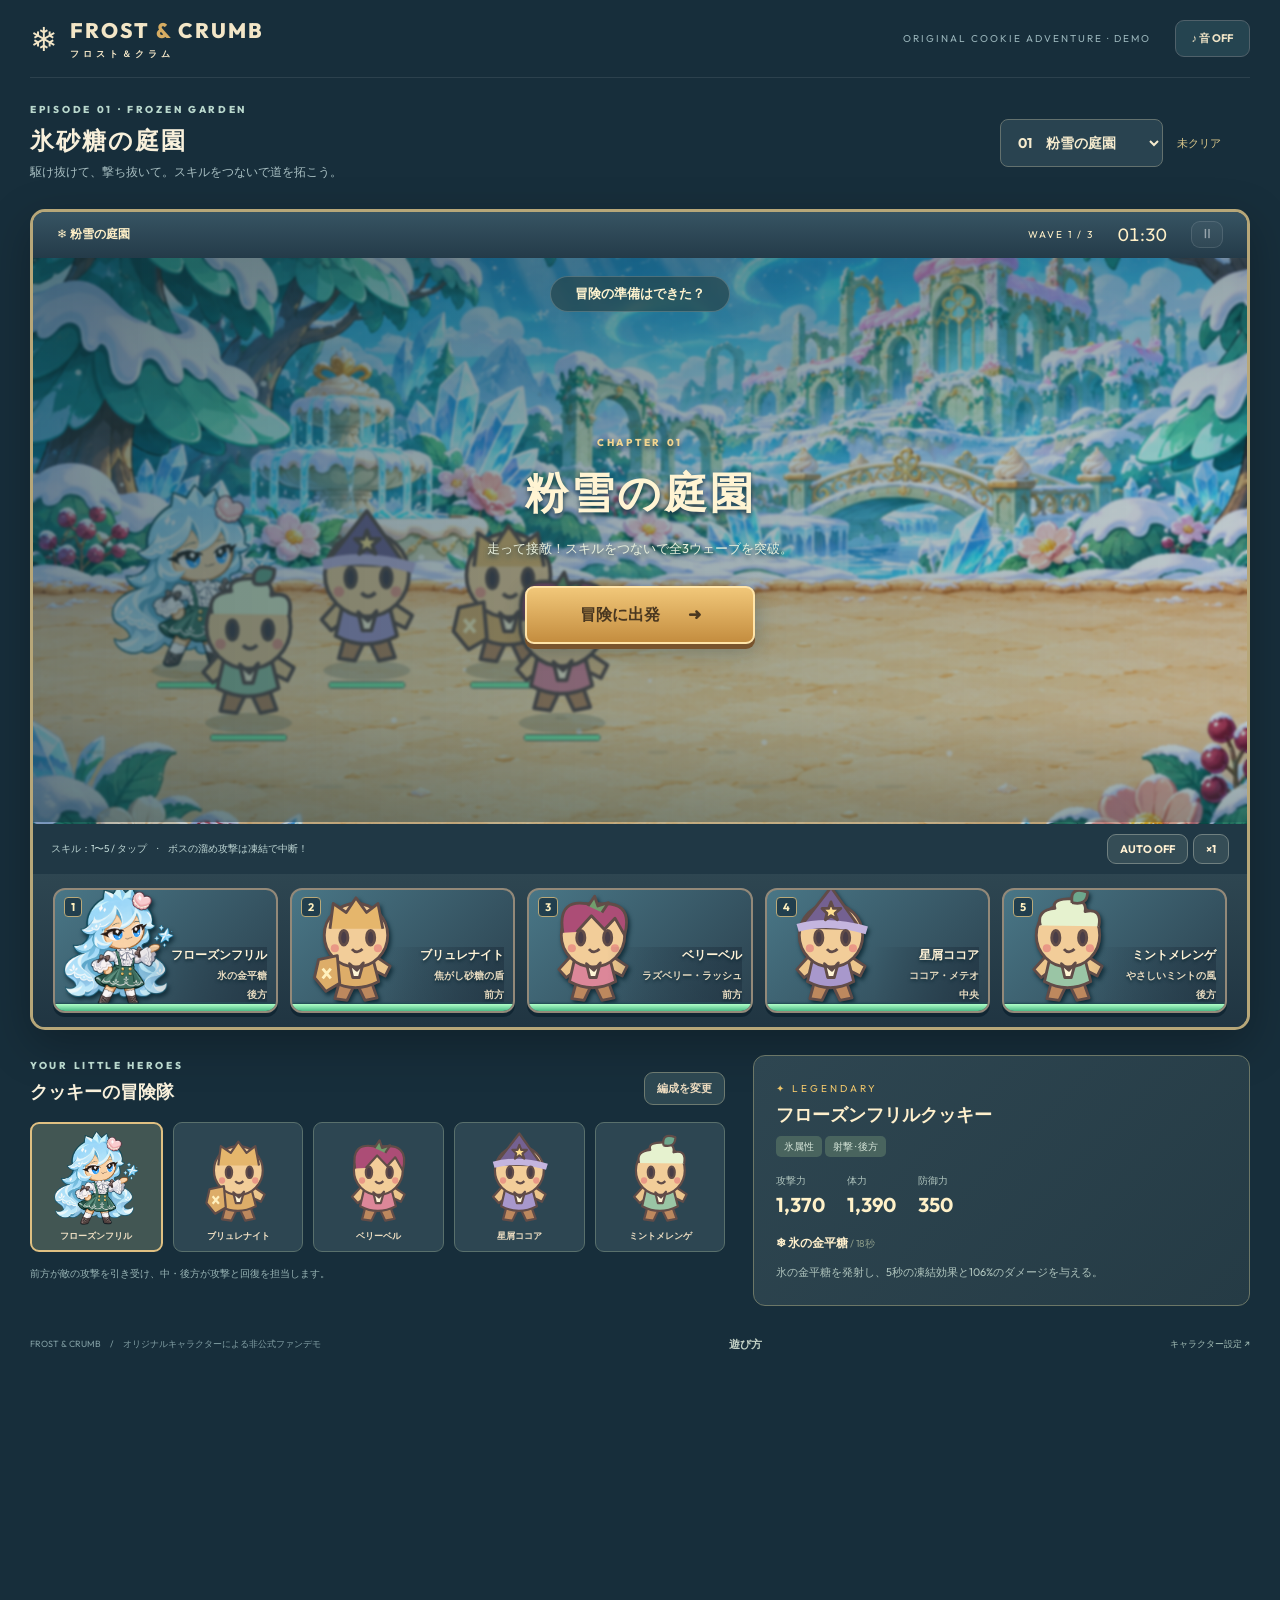
<file: index.html>
<!doctype html><html lang="ja"><meta charset="utf-8"><meta name="viewport" content="width=device-width,initial-scale=1"><meta http-equiv="refresh" content="0;url=./frost-frill/"><title>FROST & CRUMB</title><a href="./frost-frill/">ゲームを開く</a></html>
</file>
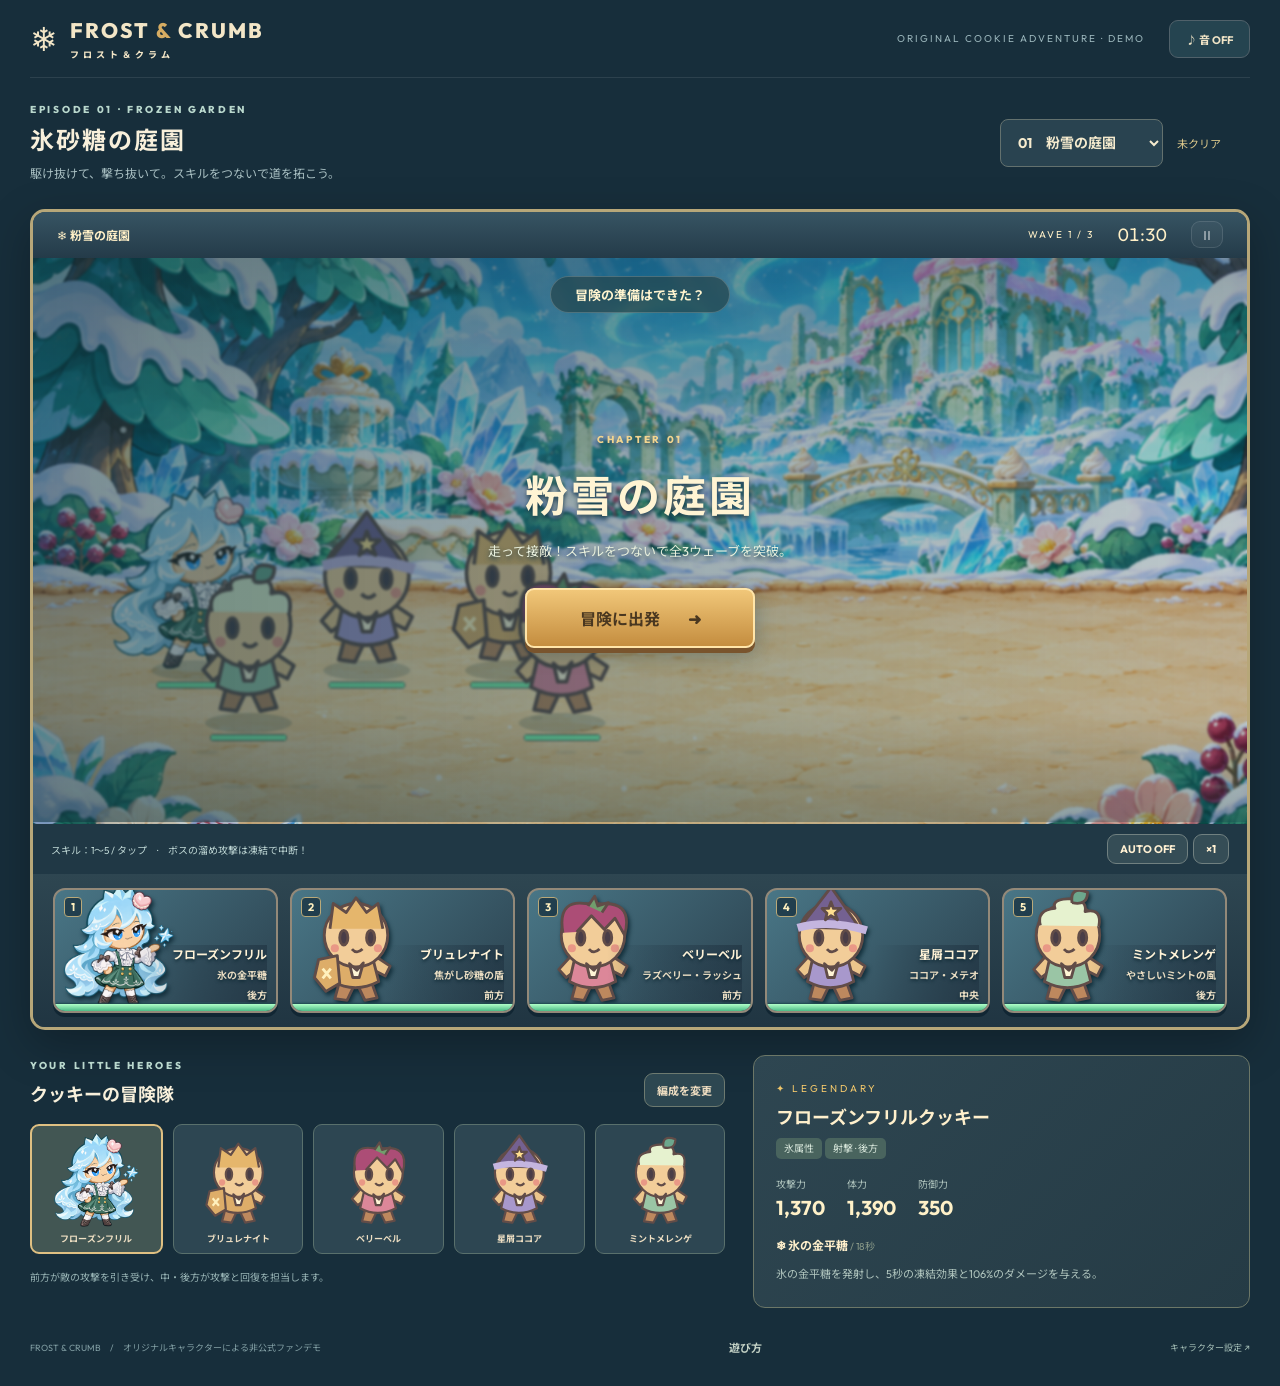
<file: frost-frill/index.html>
<!doctype html><html lang="ja"><meta charset="UTF-8"><meta name="viewport" content="width=device-width,initial-scale=1"><title>FROST & CRUMB — フローズンフリル</title><link rel="stylesheet" href="style.css"><body><div class="app"><header><a class="brand" href="./">❄ <span>FROST <i>&</i> CRUMB<small>フロスト＆クラム</small></span></a><span class="edition">ORIGINAL COOKIE ADVENTURE · DEMO</span><button id="sound" aria-pressed="false">♪ 音 OFF</button></header><main><section class="intro"><div><span class="eyebrow">EPISODE 01 · FROZEN GARDEN</span><h1>氷砂糖の庭園</h1><p>駆け抜けて、撃ち抜いて。スキルをつないで道を拓こう。</p></div><div class="stage-select"><label for="difficulty">冒険する場所</label><select id="difficulty" aria-label="冒険する場所"><option value="0">01　粉雪の庭園</option><option value="1">02　氷砂糖の回廊</option><option value="2">03　凍てつく王冠</option></select><span id="record">未クリア</span></div></section><section class="game"><div class="battle-top"><span>❄ <b id="stage-title">粉雪の庭園</b></span><div><span id="wave">WAVE 1 / 3</span><span id="timer">01:30</span><button id="pause" disabled aria-label="一時停止">Ⅱ</button></div></div><div class="battlefield"><canvas id="scene" width="1200" height="480" aria-label="クッキーたちのバトル画面"></canvas><div id="bossbar" hidden><span>氷砂糖の番人</span><div><i></i></div></div><div id="cutin"><img src="assets/frozen-frill.png" alt=""><div><small>LEGENDARY SKILL</small><strong>氷の金平糖</strong></div></div><div id="warning" aria-live="polite"></div><div id="combo"></div><div id="banner" aria-live="polite">冒険の準備はできた？</div><div id="curtain"><span class="eyebrow">CHAPTER 01</span><h2>粉雪の庭園</h2><p>走って接敵！スキルをつないで全3ウェーブを突破。</p><button class="primary" id="start">冒険に出発 <span>➜</span></button></div><div class="battle-bottom"><span id="hint">スキル：1〜5 / タップ　·　ボスの溜め攻撃は凍結で中断！</span><div><button id="auto" aria-pressed="false">AUTO OFF</button><button id="speed">×1</button></div></div></div><div id="skills" class="skills"></div></section><section class="lower"><div class="roster-panel"><div class="section-head"><div><span class="eyebrow">YOUR LITTLE HEROES</span><h2>クッキーの冒険隊</h2></div><button id="formation">編成を変更</button></div><div id="roster" class="roster"></div><p class="subtle">前方が敵の攻撃を引き受け、中・後方が攻撃と回復を担当します。</p></div><aside id="detail"></aside></section><footer><span>FROST & CRUMB　/　オリジナルキャラクターによる非公式ファンデモ</span><button id="help">遊び方</button><a href="https://docs.google.com/spreadsheets/d/1AXJNNVt2qKoqk0Ohk_pprZmD6-auwMGWSyhdEIx_EBE/edit?gid=2095107188" target="_blank" rel="noreferrer">キャラクター設定 ↗</a></footer></main></div><dialog id="modal"><button id="close" class="close" aria-label="閉じる">×</button><div id="modal-body"></div></dialog><script src="data.js"></script><script src="engine.js"></script><script src="game.js"></script></body></html>
</file>
<file: frost-frill/style.css>
@import url('https://fonts.googleapis.com/css2?family=Noto+Sans+JP:wght@400;600;700;900&family=Outfit:wght@400;500;600;700;800&display=swap');
:root{--ink:#254d52;--muted:#789394;--mint:#dff2e9;--gold:#d6ac62}*{box-sizing:border-box}body{margin:0;background:#f5f7ef;color:var(--ink);font:14px 'Outfit','Noto Sans JP',sans-serif}button,select{font:inherit}button,a,select{-webkit-tap-highlight-color:transparent}button{cursor:pointer;border:1px solid #cddbd3;background:#fffdf6;color:var(--ink);border-radius:9px;padding:10px 16px;font-weight:700;transition:.2s}button:hover{transform:translateY(-2px);filter:brightness(1.04)}button:disabled{cursor:default;opacity:.5;transform:none}button:focus-visible,a:focus-visible,select:focus-visible{outline:3px solid #e4ac5e;outline-offset:3px}.app{max-width:1320px;margin:auto;padding:0 48px}header{height:100px;display:flex;align-items:center;gap:24px;border-bottom:1px solid #dce4da}.brand{display:flex;gap:12px;align-items:center;font-size:33px;text-decoration:none;color:var(--ink)}.brand span{font-size:23px;font-weight:800;letter-spacing:2px}.brand i{color:var(--gold);font-style:normal}.brand small{display:block;font-size:9px;letter-spacing:4px;margin-top:5px}.edition{font-size:10px;letter-spacing:2px;color:var(--muted);margin-left:auto}header button{font-size:11px}.intro{display:flex;justify-content:space-between;align-items:center;padding:34px 0 27px}.eyebrow{font-size:10px;font-weight:800;letter-spacing:2.7px;color:#6e9c92}h1{font-size:28px;line-height:1.6;letter-spacing:2px;margin:10px 0}p{color:var(--muted);font-size:12px}.stage-select{display:grid;gap:9px;min-width:250px}.stage-select label{font-size:11px;font-weight:700}.stage-select select{padding:13px;background:#fffef9;color:var(--ink);border:1px solid #d1ded1;border-radius:8px}.stage-select span{font-size:11px;color:#81978b;text-align:right}.game{border:6px solid #fffef8;border-radius:20px;overflow:hidden;box-shadow:0 14px 45px #315b4e16}.battle-top{height:48px;display:flex;justify-content:space-between;align-items:center;padding:0 24px;background:#294e52;color:#f5f4dd;font-size:12px}.battle-top>div{display:flex;gap:24px;align-items:center}.battle-top button{padding:4px 9px;background:#ffffff14;color:white;border:1px solid #ffffff40}#wave{letter-spacing:2px;font-size:10px}#timer{font-size:18px;font-variant-numeric:tabular-nums}.battlefield{position:relative;background:#d8eee6}canvas{display:block;width:100%;aspect-ratio:2.5}.battle-bottom{display:flex;justify-content:space-between;align-items:center;padding:12px 20px;background:#eaf4e9;font-size:10px;color:#77938a}.battle-bottom button{font-size:11px;padding:7px 12px;margin-left:5px}.active{background:#315f59!important;color:white!important}.skills{display:grid;grid-template-columns:repeat(5,1fr);gap:10px;padding:15px;background:#f9faf2}.skill{position:relative;height:103px;overflow:hidden;padding:8px;background:linear-gradient(135deg,#e8f5f2,#fffdf2);border:1px solid #cdded4;text-align:left;display:flex;align-items:center}.skill .portrait{width:64px;height:85px;flex-shrink:0}.skill strong{font-size:11px;display:block}.skill small{font-size:9px;display:block;margin-top:5px;color:#718a86}.skill .cool{position:absolute;inset:0;background:#153936b3;color:white;display:grid;place-content:center;font-size:25px;pointer-events:none}.skill .hp{position:absolute;bottom:0;left:0;height:4px;background:#80bd99}.skill .key{position:absolute;top:6px;left:6px;font-size:9px;color:#688f83}#curtain{position:absolute;inset:0 0 52px;display:flex;align-items:center;justify-content:center;flex-direction:column;background:#e7f5e37d;backdrop-filter:blur(3px);text-align:center}#curtain h2{font-size:34px;letter-spacing:6px;margin:16px 0 4px}#curtain p{color:#527970}.primary{background:#335f56;color:#fff7df;border:1px solid #a7bba1;box-shadow:0 5px 0 #24433d;margin-top:15px;padding:16px 40px;min-width:230px}.primary span{margin-left:25px}#banner{position:absolute;top:20px;left:50%;transform:translateX(-50%);padding:8px 24px;border-radius:30px;background:#ffffffc9;color:#365e59;font-size:12px;white-space:nowrap;pointer-events:none}.lower{display:grid;grid-template-columns:1.4fr 1fr;gap:28px;margin-top:32px}.section-head{display:flex;justify-content:space-between;align-items:center}h2{font-size:18px;margin:7px 0 18px}.section-head button{font-size:11px;padding:8px 12px}.roster{display:flex;gap:10px}.roster button{flex:1;min-width:0;padding:7px 3px;background:#e9f0e5}.roster button.selected{border:2px solid #b8a567;background:#faf5df}.roster .portrait{height:94px;width:100%}.roster small{font-size:9px;display:block;margin-top:5px}.portrait img{width:100%;height:100%;object-fit:contain}.portrait svg{height:100%;width:100%}.subtle{font-size:10px;margin-top:15px}aside{position:relative;border:1px solid #d6dfcc;border-radius:12px;padding:22px;background:#fffcf2}aside .rarity{color:#bd9252;font-size:10px;letter-spacing:3px}aside h2{font-size:18px;margin:7px 0 9px}aside .tag{font-size:10px;background:#e6eee2;border-radius:5px;padding:4px 8px}.stats{display:flex;gap:22px;margin:20px 0 16px}.stats span{font-size:10px;color:#8b9a8b}.stats b{display:block;font-size:20px;color:#355950;margin-top:4px}aside p{line-height:1.8;color:#708477;font-size:11px;margin-bottom:0}footer{display:flex;gap:20px;align-items:center;justify-content:space-between;padding:28px 0;color:#92a292;font-size:9px}footer button{border:none;background:none;font-size:11px;padding:3px}footer a{color:#759786;text-decoration:none}dialog{border:1px solid #d6dfcc;border-radius:18px;padding:35px;color:var(--ink);max-width:500px;width:90%;background:#fffdf5;box-shadow:0 20px 100px #153b3240}dialog::backdrop{background:#163b4770;backdrop-filter:blur(5px)}dialog p{line-height:2}.close{float:right;padding:3px 9px}.formation-row{display:flex;align-items:center;gap:15px;padding:10px;border-bottom:1px solid #e2e8dd}.formation-row label{flex:1;font-size:12px}.formation-row select{padding:6px;border:1px solid #cad7cb;border-radius:5px;color:var(--ink)}@media(max-width:800px){.app{padding:0 16px}.edition{display:none}header{height:78px;justify-content:space-between}.brand span{font-size:18px}.intro{padding-top:24px}h1{font-size:21px}.stage-select{min-width:170px}.lower{grid-template-columns:1fr}.skill{height:95px;justify-content:center;padding:3px}.skill .portrait{width:56px}.skill strong,.skill small{display:none}.skills{gap:5px;padding:8px}footer{flex-wrap:wrap}.battle-top{padding:0 12px}.battle-top>div{gap:12px}#curtain h2{font-size:25px}#curtain p{font-size:10px}#curtain .primary{padding:10px 25px;margin-top:6px}.intro p{font-size:10px}}@media(max-width:480px){.intro{display:block}.stage-select{margin-top:18px;display:flex;align-items:center;gap:8px}.stage-select label{display:none}.stage-select select{flex:1;padding:9px;font-size:11px}.stage-select span{font-size:9px}canvas{aspect-ratio:1.5;object-fit:cover}#hint{font-size:8px}.battle-bottom{padding:8px}.roster .portrait{height:76px}#curtain{bottom:44px}.brand{font-size:27px}.stats{gap:30px}}
/* Battle revision: the arena is the primary screen. */
body{background:#172e3b;color:#f8f0db}.app{max-width:1480px;padding:0 30px}header{height:78px;border-color:#ffffff17}.brand{color:#f3e6c7}.brand span{font-size:21px}.edition{color:#99b4ba}header button{background:#254450;color:#f0e4c6;border-color:#50616a}.intro{padding:21px 0}.intro h1{font-size:24px;line-height:1.2;margin:9px 0}.intro p{margin:7px 0;color:#a8bfc2}.eyebrow{color:#b9d8cd}.stage-select{display:flex;align-items:center;gap:14px}.stage-select label{display:none}.stage-select select{background:#294350;color:#f5ebce;border-color:#63716e;font-weight:700}.stage-select span{color:#deca8c}.game{border:3px solid #b7a779;border-radius:15px;background:#213a43;box-shadow:0 15px 45px #0004}.battle-top{height:46px;background:linear-gradient(#375463,#243b49);color:#fff0c7}.battlefield{overflow:hidden}canvas{aspect-ratio:1200/560}#banner{top:18px;background:#25454ab3;color:#fff4cf;backdrop-filter:blur(4px);font-weight:700;font-size:13px;padding:8px 24px;border:1px solid #ffffff30;z-index:2}.battle-bottom{background:#203845;color:#bdd5d3;padding:10px 18px}.battle-bottom button{background:#354d56;color:#fff0d2;border-color:#708080}.battle-bottom .active{background:#b28a43!important;border-color:#e9c982;color:#fff!important}.skills{gap:12px;padding:14px 20px;background:linear-gradient(#2e4651,#203542)}.skill{height:125px;background:linear-gradient(135deg,#497686,#2b414e);border:2px solid #938979;border-radius:12px;color:#fff3d7;overflow:hidden;box-shadow:0 4px 0 #112633;align-items:flex-end;padding:9px;isolation:isolate}.skill .portrait{position:absolute;height:122px;width:128px;left:0;bottom:5px;z-index:-1;filter:drop-shadow(2px 3px 2px #122f3b)}.skill>div:not(.portrait):not(.cool):not(.hp){margin-left:auto;text-align:right;text-shadow:0 2px 3px #122c37;background:linear-gradient(90deg,transparent,#213543b0);padding-left:35px;max-width:100%}.skill strong{font-size:12px}.skill small{color:#e7dbc1;font-size:10px}.skill .cool{background:linear-gradient(0deg,#102332cf,#10233245);font-size:32px;text-shadow:0 3px 0 #1c2d40;color:#fff}.skill:disabled{opacity:1}.skill .hp{height:7px;background:linear-gradient(#b1ffc8,#4cbb87);box-shadow:0 -1px 2px #1d484e;z-index:4}.skill .key{top:7px;left:9px;color:#fff0bf;background:#152e3dbb;border:1px solid #b9a979;padding:2px 6px;border-radius:4px;font-size:11px}.skill.ready{border-color:#ffe097;box-shadow:0 0 14px #ffe9a04d,0 4px 0 #846b43}.skill.ready:after{content:'READY';position:absolute;top:7px;right:7px;color:#ffe29a;font-size:10px;font-weight:900;letter-spacing:1px}.skill:hover:not(:disabled){transform:translateY(-5px);border-color:#fff7d3}#curtain{background:linear-gradient(90deg,#12364090,#153e4b45);backdrop-filter:blur(1px);color:#fff4d3;text-shadow:0 3px 5px #173849}#curtain .eyebrow{color:#f2d590}#curtain h2{font-size:43px;letter-spacing:3px}#curtain p{color:#e9f0dd;font-size:13px}.primary{background:linear-gradient(#f1c779,#c48d3f);color:#493720;box-shadow:0 5px 0 #79542d,0 6px 20px #142f3d50;border:2px solid #ffe5a9;font-size:16px;text-shadow:none}.lower{margin-top:25px}.roster button{background:#2d4652;border-color:#59706c;color:#eedfc3}.roster button.selected{background:#425653;border-color:#dfc082}.roster-panel .subtle{color:#98b4b5}.section-head button{background:#2d4751;color:#eddcc0;border-color:#6d7a70}aside{background:linear-gradient(135deg,#2e4651,#253b45);border-color:#6c7767;color:#fff0cc}aside .tag{background:#49645e;color:#d6e5d9}.stats b{color:#fff1c8}.stats span,aside p{color:#afc4bd}.rarity{color:#f1c76b!important}footer{color:#829fa4}footer button{color:#c4d2c6}footer a{color:#a4beb6}dialog{background:#233c47;color:#fff0d0;border:2px solid #b8a678}dialog p{color:#b0c8c3}.formation-row{border-color:#59716c}dialog .eyebrow{color:#ddc989}.close{background:#3d555d;color:white;border:none}
#cutin{position:absolute;left:0;top:22%;width:72%;height:160px;background:linear-gradient(100deg,#123c50ee,var(--skill-color),transparent);z-index:7;pointer-events:none;transform:translateX(-110%);opacity:0;border-top:2px solid #eeffffaa;border-bottom:2px solid #eeffffaa;display:flex;align-items:center;gap:15px;filter:drop-shadow(0 8px 5px #16344355)}#cutin.show{animation:cutin 1.2s ease both}#cutin img{height:260px;width:230px;object-fit:contain;transform:rotate(-12deg);margin-left:35px;align-self:flex-end;filter:drop-shadow(5px 5px 0 #12384e66)}#cutin strong{display:block;color:white;font-size:29px;font-weight:900;text-shadow:2px 3px 0 #22495e;white-space:nowrap}#cutin small{color:#fff9db;font-size:11px;letter-spacing:2px;text-shadow:1px 1px #204558}#warning{position:absolute;bottom:65px;left:50%;transform:translateX(-50%);z-index:6;color:white;background:#ae304de8;padding:12px 30px;white-space:nowrap;border:2px solid #ffc5c9;border-radius:6px;opacity:0;pointer-events:none;font-size:15px;font-weight:900;box-shadow:0 0 30px #db386355}#warning.show{opacity:1;animation:warning .4s alternate infinite}#bossbar{position:absolute;top:18px;left:25%;width:50%;z-index:3;text-align:center;background:#213743db;padding:7px 14px;border:1px solid #ddc88f;border-radius:6px}#bossbar span{font-size:12px;color:#ffe6b6;font-weight:700}#bossbar>div{height:9px;background:#192b37;border-radius:9px;margin-top:5px;overflow:hidden}#bossbar i{display:block;height:100%;background:linear-gradient(#f7a0a4,#c54e67);width:100%}#bossbar:not([hidden])~#banner{top:75px;font-size:10px}#combo{position:absolute;right:28px;top:95px;z-index:3;pointer-events:none;text-align:center;color:#fff1aa;text-shadow:2px 3px 0 #6b5248;transform:rotate(7deg)}#combo b{display:block;font-size:47px;font-style:italic;line-height:1}#combo small{font-size:12px;letter-spacing:2px;font-weight:900}@keyframes cutin{0%{transform:translateX(-110%);opacity:0}15%,75%{transform:translateX(0);opacity:1}100%{transform:translateX(20%);opacity:0}}@keyframes warning{to{filter:brightness(1.35)}}
@media(min-width:1000px){.playing .intro{padding:10px 0}.playing .intro h1{font-size:18px}.playing .intro p,.playing .intro .eyebrow{display:none}.playing header{height:61px}.playing .lower{margin-top:20px}}
@media(max-width:800px){.app{padding:0 12px}.intro{padding:16px 0}.intro h1{font-size:20px}.stage-select{display:grid;gap:5px;min-width:160px}.stage-select select{font-size:10px;padding:10px}.skills{gap:7px;padding:10px}.skill{height:100px}.skill .portrait{height:95px;width:100%;left:0;bottom:5px}.skill strong,.skill small{display:none}.skill.ready:after{font-size:8px;right:3px;top:6px}.skill .key{font-size:8px;left:4px}.skill .cool{font-size:24px}#cutin{height:100px;width:90%}#cutin img{height:180px;width:150px;margin-left:15px}#cutin strong{font-size:20px}#cutin small{font-size:8px}#warning{font-size:11px;padding:8px 13px}#curtain h2{font-size:28px}.battle-top{font-size:10px}#combo b{font-size:35px}.battle-bottom{font-size:9px}.lower{gap:16px}}
@media(max-width:480px){.intro{display:flex;gap:10px}.intro h1{font-size:17px}.intro p{display:none}.intro .eyebrow{font-size:7px;letter-spacing:1px}.stage-select{margin:0;min-width:150px;max-width:160px}.stage-select select{width:100%;font-size:9px}.stage-select span{font-size:9px}canvas{aspect-ratio:1200/700;object-fit:fill}.skills{gap:4px;padding:8px 5px}.skill{height:90px;border-radius:8px}.skill .portrait{height:85px}.skill.ready:after{font-size:6px;letter-spacing:0}.skill .cool{font-size:19px}.battle-top{padding:0 8px;height:40px}.battle-top>div{gap:8px}#timer{font-size:15px}#wave{font-size:8px}#banner{font-size:9px;top:10px;padding:5px 12px}#curtain h2{font-size:25px}#curtain p{font-size:9px}.primary{font-size:13px;min-width:190px}#cutin{height:75px;top:23%}#cutin img{height:125px;width:110px;margin-left:3px}#cutin strong{font-size:17px}#warning{bottom:57px;font-size:8px;padding:7px 9px}#bossbar{top:8px;width:70%;left:15%;padding:4px 10px}#bossbar span{font-size:9px}#bossbar:not([hidden])~#banner{top:52px;font-size:8px}#combo{top:68px;right:10px}#combo b{font-size:27px}#combo small{font-size:8px}.battle-bottom{display:block;text-align:right;padding:5px 8px}#hint{float:left;max-width:55%;text-align:left;font-size:7px;line-height:1.5}.battle-bottom button{padding:6px 9px;font-size:10px}.brand span{font-size:16px}}
@media(prefers-reduced-motion:reduce){#cutin.show{animation:none;transform:none;opacity:1}#warning.show{animation:none}button{transition:none}}
</file>
